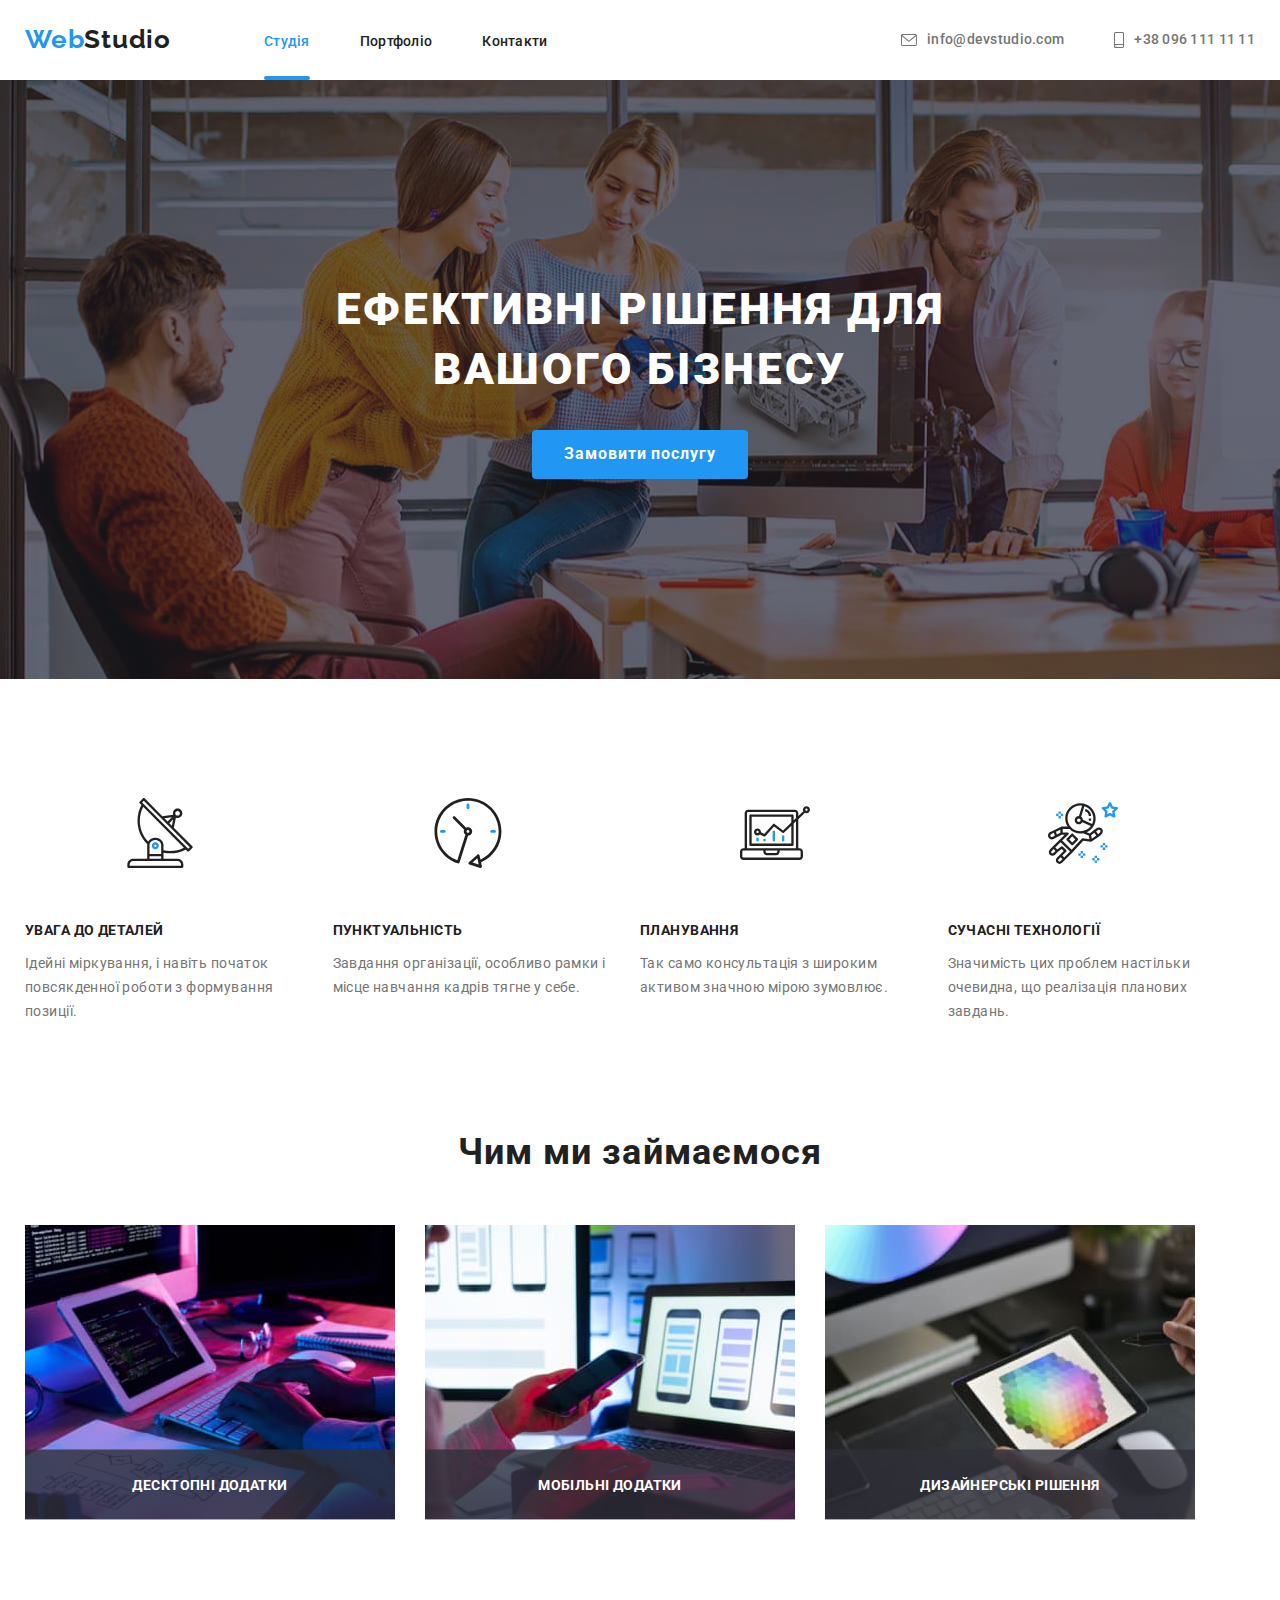
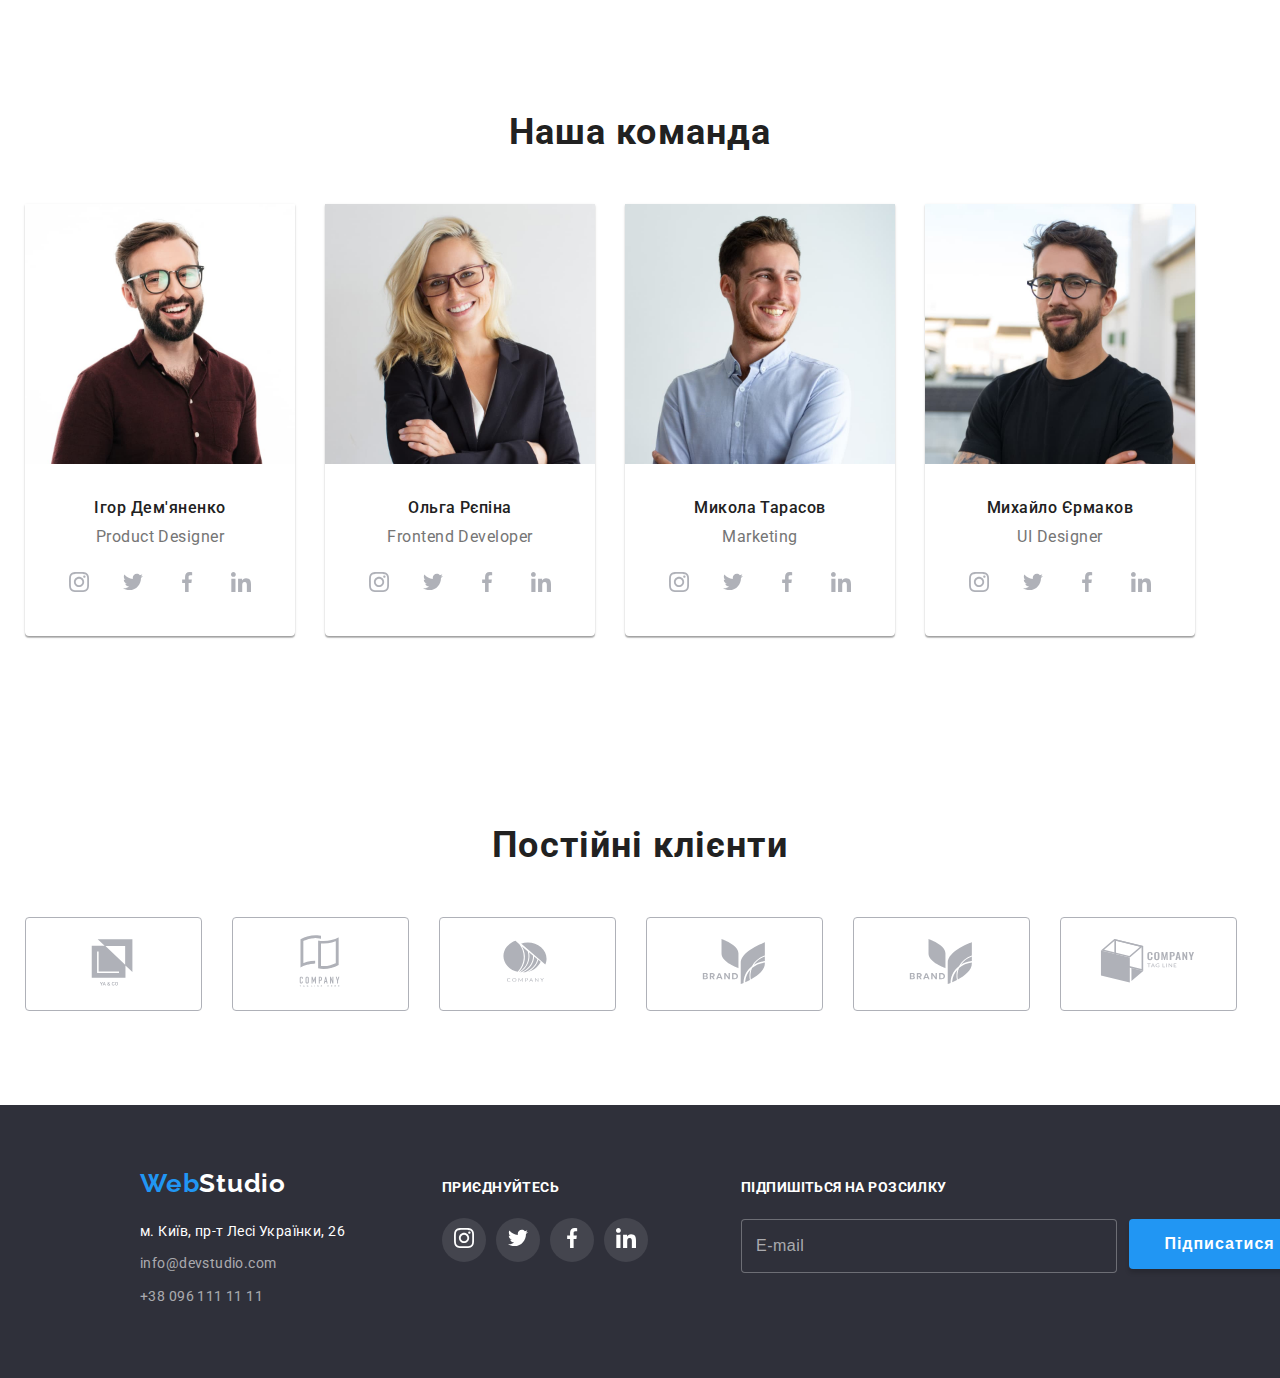
<file: index.html>
<!DOCTYPE html>
<html lang="en">
<head>
<meta charset="UTF-8">
<meta name="viewport" content="width=device-width, initial-scale=1.0">
<title>Document</title>
<link rel="preconnect" href="https://fonts.googleapis.com">
<link rel="preconnect" href="https://fonts.gstatic.com" crossorigin>
<link href="https://fonts.googleapis.com/css2?family=Oleo+Script&family=Raleway&family=Roboto:wght@400;500;700&display=swap" rel="stylesheet">
<link rel="stylesheet" href="https://cdnjs.cloudflare.com/ajax/libs/modern-normalize/2.0.0/modern-normalize.min.css" integrity="sha512-4xo8blKMVCiXpTaLzQSLSw3KFOVPWhm/TRtuPVc4WG6kUgjH6J03IBuG7JZPkcWMxJ5huwaBpOpnwYElP/m6wg==" crossorigin="anonymous" referrerpolicy="no-referrer" />
<link rel="stylesheet" href="./css/main.min.css">
</head>
<body>

    <header class="header">
        <div class="header-container container">
        <nav class="nav-container"> 
            <a href="./index.html" class="link logo"><span class="logo-first-part">Web</span><span class="logo-second-part">Studio</span></a> 

            <ul class="list list-pagination">
                <li class="header-list"><a href="./index.html" class=" link current">Студія</a></li>
                <li class="header-list"><a href="./portfolio.html" class="pagination link">Портфоліо</a></li>
                <li class="header-list"><a href="" class="pagination link">Контакти</a></li>
            </ul>
        </nav>
    
            <ul class="list list-contacts">
                <li class="header-list"> <a href="info@devstudio.com" class="contacts link">
                    <svg class="contacts-icon" width="16px", height="12px">
                        <use href="./images/symbol-defs.svg#icon-envelope"></use>
                    </svg>info@devstudio.com</a></li>

                <li> <a href="+380961111111" class="contacts link">                    
                    <svg class="contacts-icon" width="10px", height="16px">
                         <use href="./images/symbol-defs.svg#icon-smartphone"></use>
                    </svg>+38 096 111 11 11</a></li>
            </ul>
        </div>
    </header>

    <main>
    <section class="cta-section">
        <h1 class="slogan">Ефективні рішення для <br> вашого бізнесу</h1>
        <button type="button" class="cta-button button" data-modal-open> Замовити послугу</button>
    </section>

        <section class="benefits">
            <div class="container">
            <h2 class="visually-hidden">Переваги</h2>
            <ul class="list">

                <li class="benefits-wrapper">
                    <div class="container-benefits-icon">
                        <svg class="benefits-icon" width="70px", height="70px">
                            <use href="./images/symbol-defs.svg#icon-antenna-1"></use>
                        </svg>
                    </div>

                    <h3 class="benefits-title">УВАГА ДО ДЕТАЛЕЙ</h3>
                    <p class="benefits-text">Ідейні міркування, і навіть початок повсякденної роботи з формування позиції.</p>
                </li>

                <li class="benefits-wrapper">
                    <div class="container-benefits-icon">
                        <svg class="benefits-icon" width="70px", height="70px">
                            <use href="./images/symbol-defs.svg#icon-clock-1"></use>
                        </svg></div>

                    <h3 class="benefits-title">ПУНКТУАЛЬНІСТЬ</h3>
                    <p class="benefits-text">Завдання організації, особливо рамки і місце навчання кадрів тягне у себе.</p>
                </li>

                <li class="benefits-wrapper">
                    <div class="container-benefits-icon">
                        <svg class="benefits-icon" width="70px", height="70px">
                            <use href="./images/symbol-defs.svg#icon-diagram-1-1"></use>
                        </svg></div>

                    <h3 class="benefits-title">ПЛАНУВАННЯ</h3>
                    <p class="benefits-text">Так само консультація з широким активом значною мірою зумовлює.</p>
                </li>

                <li class="benefits-wrapper">
                    <div class="container-benefits-icon">
                        <svg class="benefits-icon" width="70px", height="70px">
                            <use href="./images/symbol-defs.svg#icon-astronaut-1"></use>
                        </svg></div>

                    <h3 class="benefits-title">СУЧАСНІ ТЕХНОЛОГІЇ</h3>
                    <p class="benefits-text">Значимість цих проблем настільки очевидна, що реалізація планових завдань.</p>
                </li>
            </ul>
        </div>
        </section>

        <section class="our-work">
            <div class="container">
            <h2 class="our-work-title">Чим ми займаємося</h2>
        <ul class="list">
            <li>
                <img class="our-work-img" src="./images/our-work1.jpg"  alt="Десктопні додатки" width="370" height="294">
                <div class="our-work-container">
                    <p class="our-work-text">Десктопні додатки</p>
                </div>
            </li> 

            <li>
                <img class="our-work-img" src="./images/our-work2.jpg"  alt="Мобільні додатки" width="370" height="294">
                <div class="our-work-container">
                    <p class="our-work-text">Мобільні додатки</p>
                </div>
            </li> 

            <li>
                <img class="our-work-img" src="./images/our-work3.jpg"  alt="Дизайнерські рішення" width="370" height="294">
                <div class="our-work-container">
                    <p class="our-work-text">Дизайнерські рішення</p>
                </div>
            </li> 
        </ul>
    </div>
        </section>

        <section class="our-team">
            <div class="container">
            <h2 class="our-team-title">Наша команда</h2>

         <ul class="list">
        <li class="our-team-wrapper">
            <img src="./images/Ihor-Demyanenko.jpg" alt="Ігор Дем'яненко" width="270" height="260">
            <h4 class="person-name-title">Ігор Дем'яненко</h4>
            <p class="person-name-text">Product Designer</p>
            <ul class="list team-list-icon">
                <li class="team-element-icon"> <a href="./index.html" class="link">
                    <svg class="team-contacts-icon"  width="20px", height="20px">
                        <use href="./images/symbol-defs.svg#icon-instagram"></use>
                    </svg></a>
                </li>

                <li class="team-element-icon"> <a href="./index.html" class="link">
                    <svg class="team-contacts-icon"  width="20px", height="20px">
                        <use href="./images/symbol-defs.svg#icon-twitter"></use>
                    </svg></a>
                </li>

                <li class="team-element-icon"> <a href="./index.html" class="link">
                    <svg class="team-contacts-icon"  width="20px", height="20px">
                        <use href="./images/symbol-defs.svg#icon-facebook"></use>
                    </svg></a>
                </li>

                <li class="team-element-icon"><a href="./index.html" class="link">
                    <svg class="team-contacts-icon"  width="20px", height="20px">
                        <use href="./images/symbol-defs.svg#icon-linkedin"></use>
                    </svg></a>
                </li>
            </ul>
        </li>
        <li class="our-team-wrapper">
            <img src="./images/Olga-Repina.jpg" alt="Ольга Рєпіна" width="270" height="260">
            <h4 class="person-name-title">Ольга Рєпіна</h4>
            <p class="person-name-text">Frontend Developer</p>
            <ul class="list team-list-icon">
                <li class="team-element-icon"> <a href="./index.html" class="link">
                    <svg class="team-contacts-icon"  width="20px", height="20px">
                        <use href="./images/symbol-defs.svg#icon-instagram"></use>
                    </svg></a>
                </li>

                <li class="team-element-icon"> <a href="./index.html" class="link">
                    <svg class="team-contacts-icon"  width="20px", height="20px">
                        <use href="./images/symbol-defs.svg#icon-twitter"></use>
                    </svg></a>
                </li>

                <li class="team-element-icon"> <a href="./index.html" class="link">
                    <svg class="team-contacts-icon"  width="20px", height="20px">
                        <use href="./images/symbol-defs.svg#icon-facebook"></use>
                    </svg></a>
                </li>

                <li class="team-element-icon"><a href="./index.html" class="link">
                    <svg class="team-contacts-icon"  width="20px", height="20px">
                        <use href="./images/symbol-defs.svg#icon-linkedin"></use>
                    </svg></a>
                </li>
            </ul>
        </li>
        <li class="our-team-wrapper">
           <img src="./images/Mykola-Tarasov.jpg" alt="Микола Тарасов" width="270" height="260">
           <h4 class="person-name-title">Микола Тарасов</h4>
           <p class="person-name-text">Marketing</p>
           <ul class="list team-list-icon">
            <li class="team-element-icon"> <a href="./index.html" class="link">
                <svg class="team-contacts-icon"  width="20px", height="20px">
                    <use href="./images/symbol-defs.svg#icon-instagram"></use>
                </svg></a>
            </li>

            <li class="team-element-icon"> <a href="./index.html" class="link">
                <svg class="team-contacts-icon"  width="20px", height="20px">
                    <use href="./images/symbol-defs.svg#icon-twitter"></use>
                </svg></a>
            </li>

            <li class="team-element-icon"> <a href="./index.html" class="link">
                <svg class="team-contacts-icon"  width="20px", height="20px">
                    <use href="./images/symbol-defs.svg#icon-facebook"></use>
                </svg></a>
            </li>

            <li class="team-element-icon"><a href="./index.html" class="link">
                <svg class="team-contacts-icon"  width="20px", height="20px">
                    <use href="./images/symbol-defs.svg#icon-linkedin"></use>
                </svg></a>
            </li>
        </ul>
        </li>
        <li class="our-team-wrapper">
           <img src="./images/Mykhailo-Yermakov.jpg" alt="Михайло Єрмаков" width="270" height="260">
           <h4 class="person-name-title">Михайло Єрмаков</h4>
             <p class="person-name-text">UI Designer</p>
             <ul class="list team-list-icon">
                <li class="team-element-icon"> <a href="./index.html" class="link">
                    <svg class="team-contacts-icon"  width="20px", height="20px">
                        <use href="./images/symbol-defs.svg#icon-instagram"></use>
                    </svg></a>
                </li>

                <li class="team-element-icon"> <a href="./index.html" class="link">
                    <svg class="team-contacts-icon"  width="20px", height="20px">
                        <use href="./images/symbol-defs.svg#icon-twitter"></use>
                    </svg></a>
                </li>

                <li class="team-element-icon"> <a href="./index.html" class="link">
                    <svg class="team-contacts-icon"  width="20px", height="20px">
                        <use href="./images/symbol-defs.svg#icon-facebook"></use>
                    </svg></a>
                </li>

                <li class="team-element-icon"><a href="./index.html" class="link">
                    <svg class="team-contacts-icon"  width="20px", height="20px">
                        <use href="./images/symbol-defs.svg#icon-linkedin"></use>
                    </svg></a>
                </li>
            </ul>
        </li>
        </ul>
    </div>
        </section>

        <section class="regular-customers">
            <h2 class="regular-customers-title">Постійні клієнти</h2>
            <div class="container">
            <ul class="list">
                <li class="regular-customers-element">
                        <a href="./index.html" class="link"><svg class="regular-customers-icon" width="106px", height="60px" >
                        <use href="./images/symbol-defs.svg#icon-Logo"></use>
                        </svg></a>
                </li>

                <li class="regular-customers-element">
                        <a href="./index.html" class="link"><svg class="regular-customers-icon" width="106px", height="60px" >
                        <use href="./images/symbol-defs.svg#icon-Logo-1"></use>
                        </svg></a>
                </li>

                <li class="regular-customers-element">
                        <a href="./index.html" class="link"><svg class="regular-customers-icon" width="106px", height="60px" >
                        <use href="./images/symbol-defs.svg#icon-Logo-2"></use>
                        </svg></a>
                </li>

                <li class="regular-customers-element">
                        <a href="./index.html" class="link"><svg class="regular-customers-icon" width="106px", height="60px" >
                        <use href="./images/symbol-defs.svg#icon-Logo-3"></use>
                        </svg></a>
                </li>

                <li class="regular-customers-element">
                        <a href="./index.html" class="link"><svg class="regular-customers-icon" width="106px", height="60px" >
                        <use href="./images/symbol-defs.svg#icon-Logo-4"></use>
                        </svg></a>
                </li>

                <li class="regular-customers-element">
                        <a href="./index.html" class="link"><svg class="regular-customers-icon" width="106px", height="60px" >
                        <use href="./images/symbol-defs.svg#icon-Logo-5"></use>
                        </svg></a>
                </li>
            </ul>
        </div>
        </section>
    </main>

    <footer class="footer">
<div class="container-adress">
        <a href="./index.html" class="link logo-footer"><span class="logo-first-part">Web</span><span class="logo-footer-second-part">Studio</span></a> 
    <address>
    <ul class="list footer-adress">
            <li><a href="https://goo.gl/maps/XB4yXC44z2DS1Ke76" class="street-address link">м. Київ, пр-т Лесі Українки, 26</a></li>
            <li><a href="info@devstudio.com" class="contacts-footer link">info@devstudio.com</a></li>
            <li><a href="+380961111111" class="contacts-footer link">+38 096 111 11 11</a></li>
    </ul>
    </address>
</div>
<div class="container-contacts ">
<p class="footer-title">приєднуйтесь</p>
<ul class="list team-list-icon-footer">
    <li class="team-element-icon-footer"> <a href="./index.html" class="link">
        <svg class="team-contacts-icon-footer"  width="20px", height="20px">
            <use href="./images/symbol-defs.svg#icon-instagram"></use>
        </svg></a>
    </li>

    <li class="team-element-icon-footer"> <a href="./index.html" class="link">
        <svg class="team-contacts-icon-footer"  width="20px", height="20px">
            <use href="./images/symbol-defs.svg#icon-twitter"></use>
        </svg></a>
    </li>

    <li class="team-element-icon-footer"> <a href="./index.html" class="link">
        <svg class="team-contacts-icon-footer"  width="20px", height="20px">
            <use href="./images/symbol-defs.svg#icon-facebook"></use>
        </svg></a>
    </li>
    
    <li class="team-element-icon-footer"><a href="./index.html" class="link">
        <svg class="team-contacts-icon-footer"  width="20px", height="20px">
            <use href="./images/symbol-defs.svg#icon-linkedin"></use>
        </svg></a>
    </li>
</div>
<div class="mailing-footer-container">
    <label class="footer-title">Підпишіться на розсилку
    <form class="mailing-form"> 
        <input type="email" name="mail" placeholder="E-mail" class="form-field" required>
        <button type="sybmit" class="mailing-button">Підписатися
            <svg class="mailing-icon"  width="24px", height="24px">
                <use href="./images/symbol-defs.svg#mailing-icon"></use>
            </svg>
        </button>
    </label>
</form>
</div>
    </footer>

<div class="backdrop is-hidden" data-modal>
<div class="modal">
    <button type="button" class="close-button" data-modal-close>
        <svg class="close-img">
        <use  href="./images/symbol-defs.svg#close-icon" width="18px", height="18px"></use>
        </svg>
    </button>

    <form class="modal-form">
        <p class="modal-title">Залиште свої дані, ми вам передзвонимо</p>
        <label class="modal-field"> <span class="modal-label">Ім'я</span>
            <input type="text" name="users_name" class="modal-input" required>
            <svg class="modal-icon">
                <use  href="./images/symbol-defs.svg#person-icon" width="18px", height="18px"></use>
            </svg>
        </label>
        <label class="modal-field"> <span class="modal-label">Телефон</span>
            <input type="tel" name="phone" class="modal-input" required>
            <svg class="modal-icon">
                <use  href="./images/symbol-defs.svg#phone-icon" width="18px", height="18px"></use>
            </svg>
        </label>
        <label class="modal-field"> <span class="modal-label">Пошта</span>
            <input type="email" name="mail" class="modal-input" required>
            <svg class="modal-icon">
                <use  href="./images/symbol-defs.svg#email-icon" width="18px", height="18px"></use>
            </svg>
        </label>
        <label class="modal-field"> <span class="modal-label">Коментар</span>
            <textarea name="comment" placeholder="Введіть текст" class="modal-comment"></textarea>
        </label>
        <label class="modal-checkbox"><a href=""  class="checkbox-link">Умови договору</a> <span class="checkbox-modal-label">Погоджуюся з розсилкою та приймаю</span> 
            <input type="checkbox" name="consent" class="form-checkbox visually-hidden" required>
            <svg class="check-box-icon">
                <use class="unchecked" href="./images/symbol-defs.svg#checkbox-icon" width="16px", height="16px"></use>
                <use class="checked" href="./images/symbol-defs.svg#checkbox-icon-checked" width="16px", height="16px"></use>
            </svg>
        </label>
        <button type="sybmit" class="modal-button">Відправити</button>
    </form>
</div>
    <script src="./js/modal.js"></script>
</body>
</html>
</file>
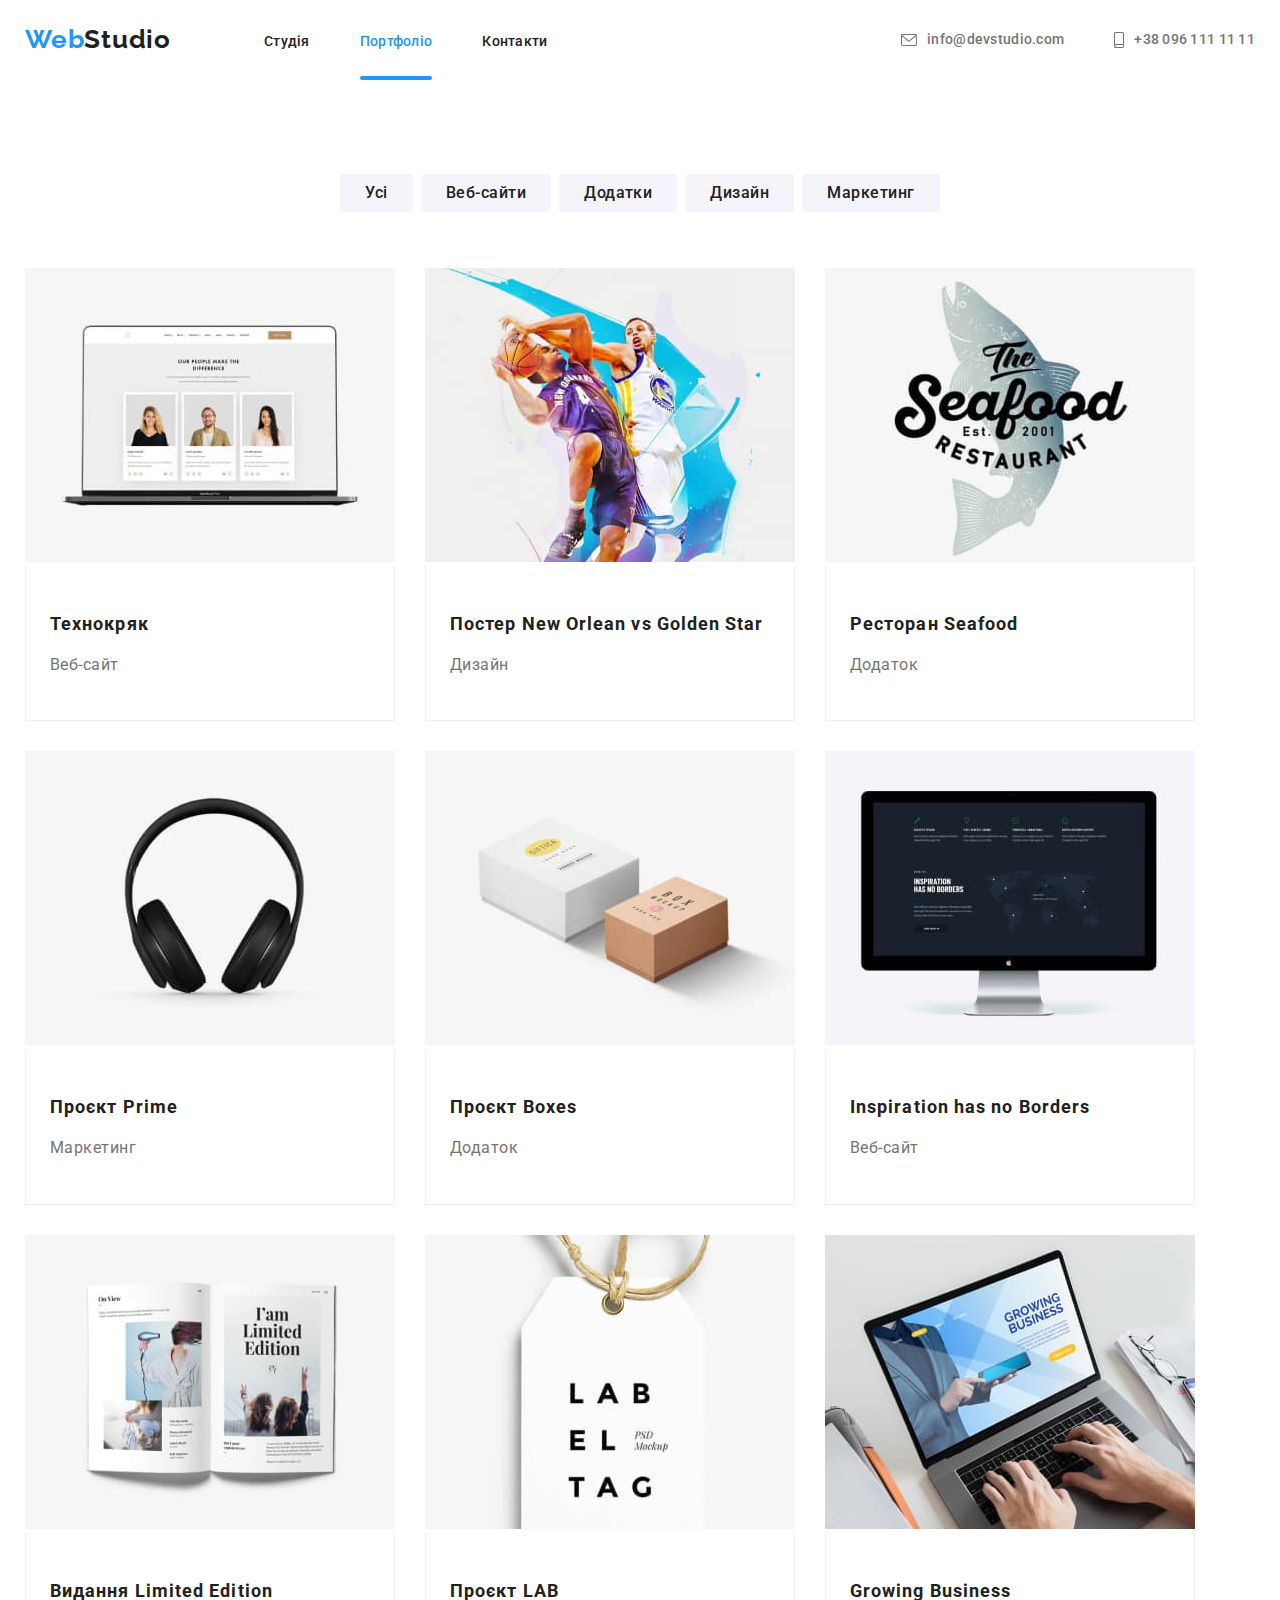
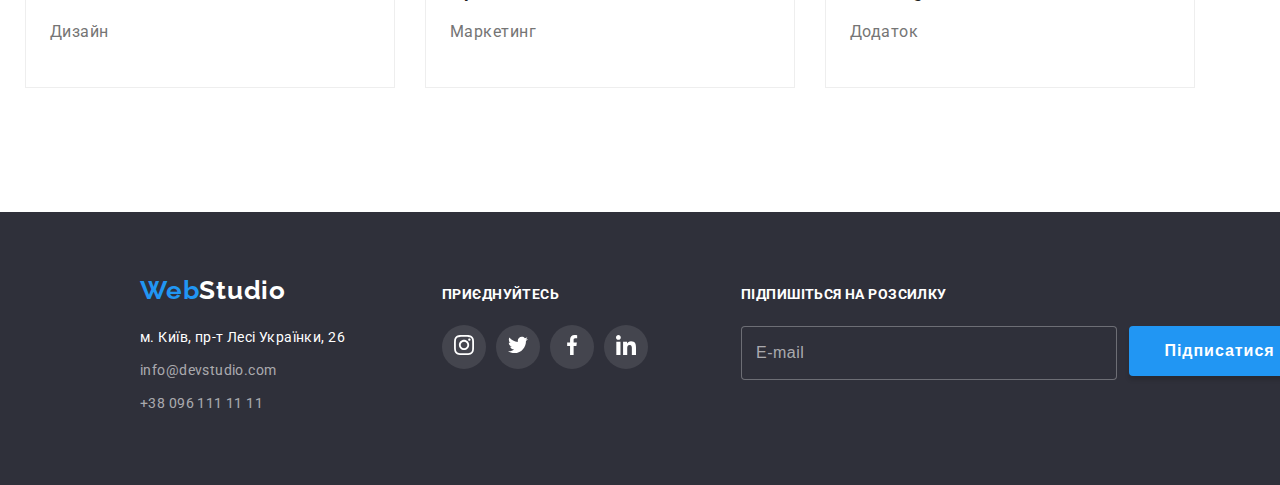
<file: portfolio.html>
<!DOCTYPE html>
<html lang="en">
<head>
<meta charset="UTF-8">
<meta name="viewport" content="width=device-width, initial-scale=1.0">
<title>Document</title>
<link rel="preconnect" href="https://fonts.googleapis.com">
<link rel="preconnect" href="https://fonts.gstatic.com" crossorigin>
<link href="https://fonts.googleapis.com/css2?family=Oleo+Script&family=Raleway&family=Roboto:wght@400;500;700&display=swap" rel="stylesheet">
<link rel="stylesheet" href="https://cdnjs.cloudflare.com/ajax/libs/modern-normalize/2.0.0/modern-normalize.min.css" integrity="sha512-4xo8blKMVCiXpTaLzQSLSw3KFOVPWhm/TRtuPVc4WG6kUgjH6J03IBuG7JZPkcWMxJ5huwaBpOpnwYElP/m6wg==" crossorigin="anonymous" referrerpolicy="no-referrer" />
<link rel="stylesheet" href="./css/main.min.css">  
</head>
<body>
    <header class="header">
        <div class="header-container container">
        <nav class="nav-container"> 
            <a href="./index.html" class="link logo"><span class="logo-first-part">Web</span><span class="logo-second-part">Studio</span></a> 

            <ul class="list list-pagination">
                <li class="header-list"><a href="./index.html" class=" link pagination">Студія</a></li>
                <li class="header-list"><a href="./portfolio.html" class="current link">Портфоліо</a></li>
                <li class="header-list"><a href="" class="pagination link">Контакти</a></li>
            </ul>
        </nav>
    
            <ul class="list list-contacts">
                <li class="header-list"> <a href="info@devstudio.com" class="contacts link">
                    <svg class="contacts-icon" width="16px", height="12px">
                        <use href="./images/symbol-defs.svg#icon-envelope"></use>
                    </svg>info@devstudio.com</a></li>

                <li> <a href="+380961111111" class="contacts link">                    
                    <svg class="contacts-icon" width="10px", height="16px">
                         <use href="./images/symbol-defs.svg#icon-smartphone"></use>
                    </svg>+38 096 111 11 11</a></li>
            </ul>
        </div>
    </header>

    <main>
        <div class="container">
        <section class="filter-categories"> 
            <h1 class="visually-hidden">Роботи</h1>
        <ul class="list filter-list">
          <li><button type="button" class="button-filter">Усі</button></li>
          <li><button type="button" class="button-filter">Веб-сайти</button></li>
          <li><button type="button" class="button-filter">Додатки</button></li>
          <li><button type="button" class="button-filter">Дизайн</button></li>
          <li><button type="button" class="button-filter">Маркетинг</button></li>
        </ul>
        </section>
    </div>
        <section class="finished-works">
            <div class="container">
<ul class="list work-examples">
    <li class="works-container"><a href="" class="work-list">
        <div><div class="thumb"><img  src="./images/Technocrack.jpg" alt="Технокряк" width="370" height="294">
        <div class="overlay">
            <p class="overlay-text">
                Ресурс пропонує комплексні пропозиції з різним рівнем
                функціоналу та сервісів. Все це дозволить відвідувачу отримати вичерпні
                відомості про компанію чи приватну особу.
            </p>
        </div>
    </div>
        <div class="text-container"><h2 class="work-name">Технокряк</h2>
        <p class="class-name">Веб-сайт</p></div></div></a>
    </li>

    <li class="works-container"><a href="" class="work-list">
        <div><div class="thumb"><img src="./images/Poster-New-Orleans-vs-Golden-Star.jpg" alt="Постер New Orlean vs Golden Star"  width="370" height="294">
            <div class="overlay">
                <p class="overlay-text">
                    Ресурс пропонує комплексні пропозиції з різним рівнем
                    функціоналу та сервісів. Все це дозволить відвідувачу отримати вичерпні
                    відомості про компанію чи приватну особу.
                </p>
            </div>
        </div>
        <div class="text-container"><h2 class="work-name">Постер New Orlean vs Golden Star</h2>
        <p class="class-name">Дизайн</p></div></div></a>
    </li>

    <li class="works-container"><a href="" class="work-list">
        <div><div class="thumb"><img src="./images/Restaurant-Seafood.jpg" alt="Ресторан Seafood"  width="370" height="294">
            <div class="overlay">
                <p class="overlay-text">
                    Ресурс пропонує комплексні пропозиції з різним рівнем
                    функціоналу та сервісів. Все це дозволить відвідувачу отримати вичерпні
                    відомості про компанію чи приватну особу.
                </p>
            </div>
        </div>
        <div class="text-container"><h2 class="work-name">Ресторан Seafood</h2>
        <p class="class-name">Додаток</p></div></div></a>
    </li>

    <li class="works-container"><a href="" class="work-list">
        <div><div class="thumb"><img src="./images/Project-Prime.jpg" alt="Проєкт Prime"  width="370" height="294">
            <div class="overlay">
                <p class="overlay-text">
                    Ресурс пропонує комплексні пропозиції з різним рівнем
                    функціоналу та сервісів. Все це дозволить відвідувачу отримати вичерпні
                    відомості про компанію чи приватну особу.
                </p>
            </div>
        </div>
        <div class="text-container"><h2 class="work-name">Проєкт Prime</h2>
        <p class="class-name">Маркетинг</p></div></div></a>
    </li>

    <li class="works-container"><a href="" class="work-list">
        <div><div class="thumb"><img src="./images/Project-Boxes.jpg" alt="Проєкт Boxes"  width="370" height="294">
            <div class="overlay">
                <p class="overlay-text">
                    Ресурс пропонує комплексні пропозиції з різним рівнем
                    функціоналу та сервісів. Все це дозволить відвідувачу отримати вичерпні
                    відомості про компанію чи приватну особу.
                </p>
            </div>
        </div>
        <div class="text-container"><h2 class="work-name">Проєкт Boxes</h2>
        <p class="class-name">Додаток </p></div></div></a>
    </li>

    <li class="works-container"><a href="" class="work-list">
        <div><div class="thumb"><img src="./images/Inspiration-has-no-Borders.jpg" alt="Inspiration has no Borders"  width="370" height="294">
            <div class="overlay">
                <p class="overlay-text">
                    Ресурс пропонує комплексні пропозиції з різним рівнем
                    функціоналу та сервісів. Все це дозволить відвідувачу отримати вичерпні
                    відомості про компанію чи приватну особу.
                </p>
            </div>
        </div>
        <div class="text-container"><h2 class="work-name">Inspiration has no Borders</h2>
        <p class="class-name">Веб-сайт</p></div></div></a>
    </li>

    <li class="works-container"><a href="" class="work-list">
        <div><div class="thumb"><img src="./images/Edition-Limited-Edition.jpg" alt="Видання Limited Edition"  width="370" height="294">
            <div class="overlay">
                <p class="overlay-text">
                    Ресурс пропонує комплексні пропозиції з різним рівнем
                    функціоналу та сервісів. Все це дозволить відвідувачу отримати вичерпні
                    відомості про компанію чи приватну особу.
                </p>
            </div>
        </div>
        <div class="text-container"><h2 class="work-name">Видання Limited Edition</h2>
        <p class="class-name">Дизайн</p></div></div></a>
    </li>

    <li class="works-container"><a href="" class="work-list">
        <div><div class="thumb"><img src="./images/Project-LAB.jpg" alt="Проєкт LAB"  width="370" height="294">
            <div class="overlay">
                <p class="overlay-text">
                    Ресурс пропонує комплексні пропозиції з різним рівнем
                    функціоналу та сервісів. Все це дозволить відвідувачу отримати вичерпні
                    відомості про компанію чи приватну особу.
                </p>
            </div>
        </div>
        <div class="text-container"><h2 class="work-name">Проєкт LAB</h2>
        <p class="class-name">Маркетинг</p></div></div></a>
    </li>

    <li class="works-container"><a href="" class="work-list">
        <div><div class="thumb"><img src="./images/Growing-Business.jpg" alt="Growing Business"  width="370" height="294" >
            <div class="overlay">
                <p class="overlay-text">
                    Ресурс пропонує комплексні пропозиції з різним рівнем
                    функціоналу та сервісів. Все це дозволить відвідувачу отримати вичерпні
                    відомості про компанію чи приватну особу.
                </p>
            </div>
        </div>
        <div class="text-container"><h2 class="work-name">Growing Business</h2>
        <p class="class-name">Додаток</p></div></div></a>
</ul>
</div>
        </section>
    </main>
 <footer class="footer">
<div class="container-adress">
        <a href="./index.html" class="link logo-footer"><span class="logo-first-part">Web</span><span class="logo-footer-second-part">Studio</span></a> 
    <address>
    <ul class="list footer-adress">
            <li><a href="https://goo.gl/maps/XB4yXC44z2DS1Ke76" class="street-address link">м. Київ, пр-т Лесі Українки, 26</a></li>
            <li><a href="info@devstudio.com" class="contacts-footer link">info@devstudio.com</a></li>
            <li><a href="+380961111111" class="contacts-footer link">+38 096 111 11 11</a></li>
    </ul>
    </address>
</div>
<div class="container-contacts ">
<p class="footer-title">приєднуйтесь</p>
<ul class="list team-list-icon-footer">
    <li class="team-element-icon-footer"> <a href="./index.html" class="link">
        <svg class="team-contacts-icon-footer"  width="20px", height="20px">
            <use href="./images/symbol-defs.svg#icon-instagram"></use>
        </svg></a>
    </li>

    <li class="team-element-icon-footer"> <a href="./index.html" class="link">
        <svg class="team-contacts-icon-footer"  width="20px", height="20px">
            <use href="./images/symbol-defs.svg#icon-twitter"></use>
        </svg></a>
    </li>

    <li class="team-element-icon-footer"> <a href="./index.html" class="link">
        <svg class="team-contacts-icon-footer"  width="20px", height="20px">
            <use href="./images/symbol-defs.svg#icon-facebook"></use>
        </svg></a>
    </li>
    
    <li class="team-element-icon-footer"><a href="./index.html" class="link">
        <svg class="team-contacts-icon-footer"  width="20px", height="20px">
            <use href="./images/symbol-defs.svg#icon-linkedin"></use>
        </svg></a>
    </li>
</div>
<div class="mailing-footer-container">
    <label class="footer-title">Підпишіться на розсилку</p>
<form class="mailing-form"> 
    <input type="email" name="mail" placeholder="E-mail" class="form-field" required>
    <button type="sybmit" class="mailing-button">Підписатися
        <svg class="mailing-icon"  width="24px", height="24px">
            <use href="./images/symbol-defs.svg#mailing-icon"></use>
        </svg>
    </button>
    </label>
</form>
</div>
    </footer>
    <script src="./js/modal.js"></script>
</body>
</html>
</file>
<file: css/main.min.css>
:root{--title-text-color:#212121;--paragraph-text-color:#757575;--hover-color:#2196F3;--background-hero-color:#FFFFFF;--background-color:#2F303A;--fontsize-text: 14px;--baze-cubic: 250ms cubic-bezier(0.4, 0, 0.2, 1)}.visually-hidden{position:absolute;width:1px;height:1px;margin:-1px;border:0;padding:0;white-space:nowrap;-webkit-clip-path:inset(100%);clip-path:inset(100%);clip:rect(0 0 0 0);overflow:hidden}body{font-family:Roboto,sans-serif;margin:0}.backdrop{position:fixed;top:0;width:100%;height:100%;background-color:rgba(0,0,0,.2);-webkit-transition:opacity var(--baze-cubic),visibility var(--baze-cubic);transition:opacity var(--baze-cubic),visibility var(--baze-cubic)}.backdrop.is-hidden{opacity:0;visibility:hidden;pointer-events:none}.backdrop.is-hidden .modal{-webkit-transform:translate(-50%, 100%);transform:translate(-50%, 100%)}.benefits{background-color:var(--background-hero-color);margin-bottom:94px}.benefits-wrapper{margin-left:30px;-ms-flex-preferred-size:calc(25% - 30px);flex-basis:calc(25% - 30px)}.benefits-wrapper:first-child{margin:0}.container-benefits-icon{width:270px;height:120px;margin-bottom:30px;display:-webkit-box;display:-ms-flexbox;display:flex;-webkit-box-align:center;-ms-flex-align:center;align-items:center;-webkit-box-pack:center;-ms-flex-pack:center;justify-content:center}.benefits-title{color:var(--title-text-color);font-size:14px;font-weight:700;line-height:1.1;letter-spacing:.03em;margin-bottom:10px}.benefits-text{color:var(--paragraph-text-color);font-size:14px;font-weight:400;line-height:1.7;letter-spacing:.03em}.container{width:1230px;padding-left:15px;padding-right:15px;margin-left:auto;margin-right:auto}.cta-button{color:var(--background-hero-color);background-color:var(--hover-color);font-size:16px;font-weight:700;line-height:1.8;letter-spacing:.06em;cursor:pointer;font-family:inherit;margin:0 auto;display:block;padding:10px 32px;border-radius:4px;border:none;-webkit-transition:background-color var(--baze-cubic);transition:background-color var(--baze-cubic)}.cta-button:hover,.cta-button:focus{background-color:#1b7fcc}.cta-section{background-color:#2f303a;padding:200px;margin-bottom:94px;background-image:-webkit-gradient(linear, left top, left bottom, from(rgba(47, 48, 58, 0.4)), to(rgba(47, 48, 58, 0.4))),url(../images/cta-image.jpg);background-image:linear-gradient(rgba(47, 48, 58, 0.4), rgba(47, 48, 58, 0.4)),url(../images/cta-image.jpg)}.slogan{color:var(--background-hero-color);font-size:44px;font-weight:900;line-height:1.36;letter-spacing:.06em;text-align:center;text-transform:uppercase;margin:0 auto;margin-bottom:30px}.filter-categories{background-color:var(--background-hero-color);margin-top:94px}.filter-categories .filter-list{-webkit-box-pack:center;-ms-flex-pack:center;justify-content:center;margin-bottom:56px}.filter-categories .filter-list li{margin-right:8px}.filter-categories .filter-list li:last-child{margin-right:0px}.button-filter{color:var(--title-text-color);font-size:16px;font-weight:500;line-height:1.6;letter-spacing:.03em;cursor:pointer;background:#f5f4fa;font-family:inherit;border-radius:4px;border:none;padding:6px 25px;-webkit-transition:background-color 250ms,color var(--baze-cubic);transition:background-color 250ms,color var(--baze-cubic)}.button-filter:hover,.button-filter:focus{background-color:var(--hover-color);color:var(--background-hero-color)}.finished-works{background-color:var(--background-hero-color);margin-bottom:94px}.work-list{text-decoration:none;-webkit-transition:background-color var(--baze-cubic);transition:background-color var(--baze-cubic)}.work-name{color:var(--title-text-color);font-size:18px;font-weight:700;line-height:2;letter-spacing:.06em;margin:0;margin-top:20px;margin-bottom:8px}.text-container{border:1px solid #eee;border-top:0;padding:20px 24px}.text-container:hover{border:1px solid #eee;border-top:0;-webkit-box-shadow:1px 4px 6px 0px rgba(0,0,0,.1607843137);box-shadow:1px 4px 6px 0px rgba(0,0,0,.1607843137);-webkit-box-shadow:0px 4px 4px 0px rgba(0,0,0,.0588235294);box-shadow:0px 4px 4px 0px rgba(0,0,0,.0588235294);-webkit-box-shadow:0px 1px 1px 0px rgba(0,0,0,.1215686275);box-shadow:0px 1px 1px 0px rgba(0,0,0,.1215686275)}.class-name{color:var(--paragraph-text-color);font-size:16px;font-weight:400;line-height:1.9;letter-spacing:.03em;margin:0;margin-bottom:20px}.work-examples{-ms-flex-wrap:wrap;flex-wrap:wrap}.works-container{margin-right:30px;margin-bottom:30px}.works-container:nth-child(3n+3){margin:0;margin-bottom:30px}.footer{background-color:var(--background-color);padding-top:60px;padding-bottom:60px}.street-address{color:var(--background-hero-color);font-size:14px;font-weight:400;line-height:1.7;letter-spacing:.03em;margin-bottom:9px}.street-address:hover,.street-address:focus{color:#2196f3}.contacts-footer{color:rgba(255,255,255,.6);font-size:14px;font-weight:400;line-height:1.7;letter-spacing:.03em;margin-bottom:9px}.contacts-footer:hover,.contacts-footer:focus{color:#2196f3}.container-adress{display:block}.container-adress .footer-adress{display:block;margin-left:140px;margin-right:70px}.container-adress .footer-adress li{margin-bottom:9px}.footer{display:-webkit-box;display:-ms-flexbox;display:flex;-webkit-box-align:baseline;-ms-flex-align:baseline;align-items:baseline}.container-contacts{margin-right:93px}.team-contacts-icon-footer{fill:#fff;background-color:rgba(0,0,0,0)}.footer-title{font-family:Roboto;font-size:14px;font-weight:700;line-height:16px;letter-spacing:.03em;text-align:left;text-transform:uppercase;color:#fff;margin-bottom:23px}.team-element-icon-footer{border-radius:50%;width:44px;height:44px;display:-webkit-box;display:-ms-flexbox;display:flex;-webkit-box-align:center;-ms-flex-align:center;align-items:center;-webkit-box-pack:center;-ms-flex-pack:center;justify-content:center;cursor:pointer;background-color:rgba(255,255,255,.1019607843);-webkit-transition:background-color var(--baze-cubic);transition:background-color var(--baze-cubic)}.team-element-icon-footer:not(:last-child){margin-right:10px}.team-element-icon-footer:hover,.team-element-icon-footer:focus{background-color:#2196f3;fill:#fff}.mailing-form{display:-webkit-box;display:-ms-flexbox;display:flex;margin-top:23px}.form-field{width:358px;height:50px;background-color:var(--background-color);border-radius:4px;padding-left:14px;border:1px solid rgba(255,255,255,.3019607843);color:rgba(255,255,255,.6);margin-right:12px;font-size:16px;font-weight:400;line-height:1.7;letter-spacing:.03em}.form-field::-webkit-input-placeholder{font-weight:400;font-size:16px;line-height:1.25;display:-webkit-box;display:flex;-webkit-box-align:center;align-items:center;letter-spacing:.03em;color:rgba(255,255,255,.6)}.form-field::-moz-placeholder{font-weight:400;font-size:16px;line-height:1.25;display:flex;align-items:center;letter-spacing:.03em;color:rgba(255,255,255,.6)}.form-field:-ms-input-placeholder{font-weight:400;font-size:16px;line-height:1.25;display:-ms-flexbox;display:flex;-ms-flex-align:center;align-items:center;letter-spacing:.03em;color:rgba(255,255,255,.6)}.form-field::-ms-input-placeholder{font-weight:400;font-size:16px;line-height:1.25;display:-ms-flexbox;display:flex;-ms-flex-align:center;align-items:center;letter-spacing:.03em;color:rgba(255,255,255,.6)}.form-field::placeholder{font-weight:400;font-size:16px;line-height:1.25;display:-webkit-box;display:-ms-flexbox;display:flex;-webkit-box-align:center;-ms-flex-align:center;align-items:center;letter-spacing:.03em;color:rgba(255,255,255,.6)}.mailing-button{width:200px;height:50px;display:-webkit-box;display:-ms-flexbox;display:flex;-webkit-box-align:center;-ms-flex-align:center;align-items:center;-webkit-box-pack:center;-ms-flex-pack:center;justify-content:center;background-color:#2196f3;color:#fff;-webkit-box-shadow:0px 4px 4px rgba(0,0,0,.15);box-shadow:0px 4px 4px rgba(0,0,0,.15);border-radius:4px;border:none;font-weight:700;font-size:16px;line-height:1.88;letter-spacing:.06em;padding:10px 13px 10px 28px;margin:0;cursor:pointer;-webkit-transition:background-color var(--baze-cubic);transition:background-color var(--baze-cubic)}.mailing-button:hover,.mailing-button:focus{background-color:#1b7fcc}.mailing-icon{margin-left:10px;fill:#fff}.header{color:var(--background-hero-color)}.header-container{display:-webkit-box;display:-ms-flexbox;display:flex;-webkit-box-align:center;-ms-flex-align:center;align-items:center}.nav-container{display:-webkit-box;display:-ms-flexbox;display:flex;-webkit-box-align:inherit;-ms-flex-align:inherit;align-items:inherit}.link{text-decoration:none;font-style:normal;-webkit-transition:color var(--baze-cubic);transition:color var(--baze-cubic)}.header-list:not(:last-child){margin-right:50px}.list{display:-webkit-box;display:-ms-flexbox;display:flex;list-style:none;margin:0;padding:0}.list-contacts{display:-webkit-box;display:-ms-flexbox;display:flex}.current{color:var(--hover-color);font-size:var(--fontsize-text);font-weight:500;line-height:1.1;letter-spacing:.02em;position:relative;padding-bottom:30.5px}.current::after{content:"";position:absolute;bottom:-1px;left:0;width:100%;height:4px;border-radius:2px;background-color:#2196f3}.pagination{color:var(--title-text-color);font-size:var(--fontsize-text);font-weight:500;line-height:1.1;letter-spacing:.02em;padding:32px 0}.pagination:hover,.pagination:focus{color:#2196f3}.list-contacts{margin-left:auto}.contacts{color:var(--paragraph-text-color);font-size:var(--fontsize-text);font-weight:500;line-height:1.1;letter-spacing:.02em;padding:32px 0;display:-webkit-box;display:-ms-flexbox;display:flex;-webkit-box-align:center;-ms-flex-align:center;align-items:center}.contacts:hover,.contacts:focus{color:var(--hover-color)}.contacts-icon{margin-right:10px;fill:currentColor}.contacts-icon:hover,.contacts-icon:focus{fill:#2196f3}.logo{font-family:"Raleway",sans-serif;font-weight:700;font-size:26px;line-height:1.2;letter-spacing:.03em;padding:24px 0 25px;margin-right:93px}.logo-first-part{color:var(--hover-color)}.logo-second-part{color:var(--title-text-color)}.logo-footer{font-family:"Raleway",sans-serif;font-weight:700;font-size:26px;line-height:1.2;letter-spacing:.03em;margin:0;display:block;margin-bottom:20px;margin-left:140px;margin-right:156px}.logo-footer-second-part{color:var(--background-hero-color)}.modal-title{font-weight:700;font-size:20px;line-height:1.15;text-align:center;letter-spacing:.03em;color:#212121;margin-bottom:12px;margin:0;margin-bottom:12px}.modal-label{display:block;margin-bottom:4px;display:inline-block;font-size:12px;line-height:1.14;letter-spacing:.01em;color:#757575}.modal-input{margin-bottom:10px;outline:rgba(0,0,0,0);width:448px;padding:0;padding-left:42px;height:40px;border:1px solid rgba(33,33,33,.2);border-radius:4px;-webkit-transition:border var(--baze-cubic);transition:border var(--baze-cubic)}.modal-comment{width:448px;height:120px;padding:12px 16px;resize:none;outline:rgba(0,0,0,0);border:1px solid rgba(33,33,33,.2);border-radius:4px;-webkit-transition:border var(--baze-cubic);transition:border var(--baze-cubic)}.modal-comment::-webkit-input-placeholder{font-size:12px;line-height:1.14;letter-spacing:.01em;color:rgba(117,117,117,.5)}.modal-comment::-moz-placeholder{font-size:12px;line-height:1.14;letter-spacing:.01em;color:rgba(117,117,117,.5)}.modal-comment:-ms-input-placeholder{font-size:12px;line-height:1.14;letter-spacing:.01em;color:rgba(117,117,117,.5)}.modal-comment::-ms-input-placeholder{font-size:12px;line-height:1.14;letter-spacing:.01em;color:rgba(117,117,117,.5)}.modal-comment::placeholder{font-size:12px;line-height:1.14;letter-spacing:.01em;color:rgba(117,117,117,.5)}.modal-icon{position:absolute;width:18px;height:18px;-webkit-transform:translate(13px, -39px);transform:translate(13px, -39px);-webkit-transition:fill var(--baze-cubic);transition:fill var(--baze-cubic)}.modal-input:focus,.modal-comment:focus{border-color:var(--hover-color)}.modal-input:focus+.modal-icon{fill:var(--hover-color)}.modal-checkbox{display:-webkit-box;display:-ms-flexbox;display:flex;-webkit-box-orient:horizontal;-webkit-box-direction:reverse;-ms-flex-direction:row-reverse;flex-direction:row-reverse;-webkit-box-pack:center;-ms-flex-pack:center;justify-content:center;-webkit-box-align:center;-ms-flex-align:center;align-items:center;margin-top:20px;font-size:14px;line-height:1.71;letter-spacing:.03em;color:#757575}.checkbox-modal-label{margin-right:8px;-webkit-user-select:none;-moz-user-select:none;-ms-user-select:none;user-select:none}.checkbox-link{color:#2196f3}.check-box-icon{width:16px;height:16px;margin-right:8px}.form-checkbox:checked+.check-box-icon .unchecked{opacity:0}.form-checkbox:checked+.check-box-icon .checked{opacity:1}.check-box-icon .unchecked{opacity:1;-webkit-transition:opacity var(--baze-cubic);transition:opacity var(--baze-cubic)}.check-box-icon .checked{opacity:0;-webkit-transition:opacity var(--baze-cubic);transition:opacity var(--baze-cubic)}.modal-button{width:200px;height:50px;background-color:var(--hover-color);-webkit-box-shadow:0px 4px 4px rgba(0,0,0,.15);box-shadow:0px 4px 4px rgba(0,0,0,.15);border-radius:4px;font-weight:700;font-size:16px;line-height:1.88;margin:0 auto;letter-spacing:.06em;border:none;margin-top:30px;cursor:pointer;color:var(--background-hero-color);padding:0;display:-webkit-box;display:-ms-flexbox;display:flex;-webkit-box-align:center;-ms-flex-align:center;align-items:center;-webkit-box-pack:center;-ms-flex-pack:center;justify-content:center;-webkit-transition:background-color var(--baze-cubic);transition:background-color var(--baze-cubic)}.modal-button:hover{background-color:#1b7fcc}.modal{position:absolute;width:528px;height:600px;top:50%;left:50%;-webkit-transform:translate(-50%, -50%);transform:translate(-50%, -50%);border-radius:4px;background-color:#fff;-webkit-transition:-webkit-transform var(--baze-cubic);transition:-webkit-transform var(--baze-cubic);transition:transform var(--baze-cubic);transition:transform var(--baze-cubic), -webkit-transform var(--baze-cubic);padding:40px}.close-button{right:8px;top:8px;width:30px;height:30px;border-radius:50%;position:absolute;display:-webkit-box;display:-ms-flexbox;display:flex;-webkit-box-align:center;-ms-flex-align:center;align-items:center;-webkit-box-pack:center;-ms-flex-pack:center;justify-content:center;cursor:pointer;border:1px solid rgba(0,0,0,.1);padding:0;background-color:#fff;-webkit-transition:background-color var(--baze-cubic);transition:background-color var(--baze-cubic)}.close-button:hover,.close-button:focus{background-color:#dedede}.close-img{width:18px;height:18px}.our-team{background-color:var(--background-hero-color);margin-bottom:188px}.our-team-title{color:var(--title-text-color);font-size:36px;font-weight:700;line-height:1.2;letter-spacing:.03em;text-align:center;margin:0;margin-bottom:50px}.our-team-wrapper{margin-right:30px;border-radius:0px 0px 4px 4px;-webkit-box-shadow:0px 2px 1px 0px rgba(0,0,0,.2),0px 1px 1px 0px rgba(0,0,0,.14),0px 1px 3px 0px rgba(0,0,0,.12);box-shadow:0px 2px 1px 0px rgba(0,0,0,.2),0px 1px 1px 0px rgba(0,0,0,.14),0px 1px 3px 0px rgba(0,0,0,.12)}.our-team-wrapper:last-child{margin:0}.person-name-title{color:var(--title-text-color);font-size:16px;font-weight:500;line-height:1.2;letter-spacing:.03em;text-align:center;margin:0;margin-top:30px;margin-bottom:10px}.person-name-text{color:var(--paragraph-text-color);font-size:16px;font-weight:400;line-height:1.2;letter-spacing:.03em;text-align:center;margin:0;margin-bottom:16px}.team-list-icon{margin-bottom:30px;margin-left:32px;margin-right:32px}.team-element-icon{border-radius:50%;width:44px;height:44px;display:-webkit-box;display:-ms-flexbox;display:flex;-webkit-box-align:center;-ms-flex-align:center;align-items:center;-webkit-box-pack:center;-ms-flex-pack:center;justify-content:center;cursor:pointer;-webkit-transition:background-color var(--baze-cubic);transition:background-color var(--baze-cubic)}.team-element-icon:hover svg{fill:#f5f4fa;-webkit-transition:background-color var(--baze-cubic);transition:background-color var(--baze-cubic)}.team-element-icon:not(:last-child){margin-right:10px}.team-element-icon:hover,.team-element-icon:focus{background-color:#2196f3}.team-contacts-icon{fill:#afb1b8;-webkit-transition:background-color 250ms,fill var(--baze-cubic);transition:background-color 250ms,fill var(--baze-cubic)}.team-contacts-icon:hover,.team-contacts-icon:focus{background-color:rgba(0,0,0,0)}.our-work{background-color:var(--background-hero-color);margin-bottom:188px}.our-work-title{color:var(--title-text-color);font-size:36px;font-weight:700;line-height:1.2;letter-spacing:.03em;text-align:center;margin:0;margin-bottom:50px}.our-work-img{margin-right:30px;position:relative}.our-work-container{position:absolute;width:370px;height:70px;background-color:rgba(47,48,58,.8);margin:0;-webkit-transform:translateY(-105%);transform:translateY(-105%)}.our-work-text{font-family:Roboto;font-size:14px;font-weight:700;line-height:1.142;letter-spacing:.03em;text-align:center;color:#fff;text-transform:uppercase;padding:27px 0;margin:0}.thumb{position:relative;overflow:hidden}.overlay{width:370px;height:294px;position:absolute;background-color:rgba(33,150,243,.9);opacity:.9;padding:63px 24px;-webkit-transition:-webkit-transform var(--baze-cubic);transition:-webkit-transform var(--baze-cubic);transition:transform var(--baze-cubic);transition:transform var(--baze-cubic), -webkit-transform var(--baze-cubic)}.work-list:hover .overlay{-webkit-transform:translateY(-100%);transform:translateY(-100%)}.overlay-text{font-family:Roboto;font-size:18px;line-height:28px;letter-spacing:.03em;color:#fff;margin:0}.regular-customers{background-color:var(--background-hero-color);margin-bottom:94px}.regular-customers-title{color:var(--title-text-color);font-size:36px;font-weight:700;line-height:1.2;letter-spacing:.03em;text-align:center;margin:0;margin-bottom:50px}.regular-customers-element{margin-left:30px;-ms-flex-preferred-size:calc(16.6666666667% - 30px);flex-basis:calc(16.6666666667% - 30px);width:170px;height:92px;display:-webkit-box;display:-ms-flexbox;display:flex;-webkit-box-align:center;-ms-flex-align:center;align-items:center;-webkit-box-pack:center;-ms-flex-pack:center;justify-content:center;border:1px solid #afb1b8;border-radius:4px;-webkit-transition:border-color var(--baze-cubic);transition:border-color var(--baze-cubic)}.regular-customers-element:hover .regular-customers-icon{fill:#2196f3}.regular-customers-element:first-child{margin:0}.regular-customers-icon{fill:#afb1b8;-webkit-transition:fill var(--baze-cubic);transition:fill var(--baze-cubic)}.regular-customers-icon:hover,.regular-customers-icon:focus{fill:#2196f3;border-color:#2196f3}.regular-customers-element:hover,.regular-customers-element:focus{fill:#2196f3;border-color:#2196f3}/*# sourceMappingURL=main.min.css.map */
</file>
